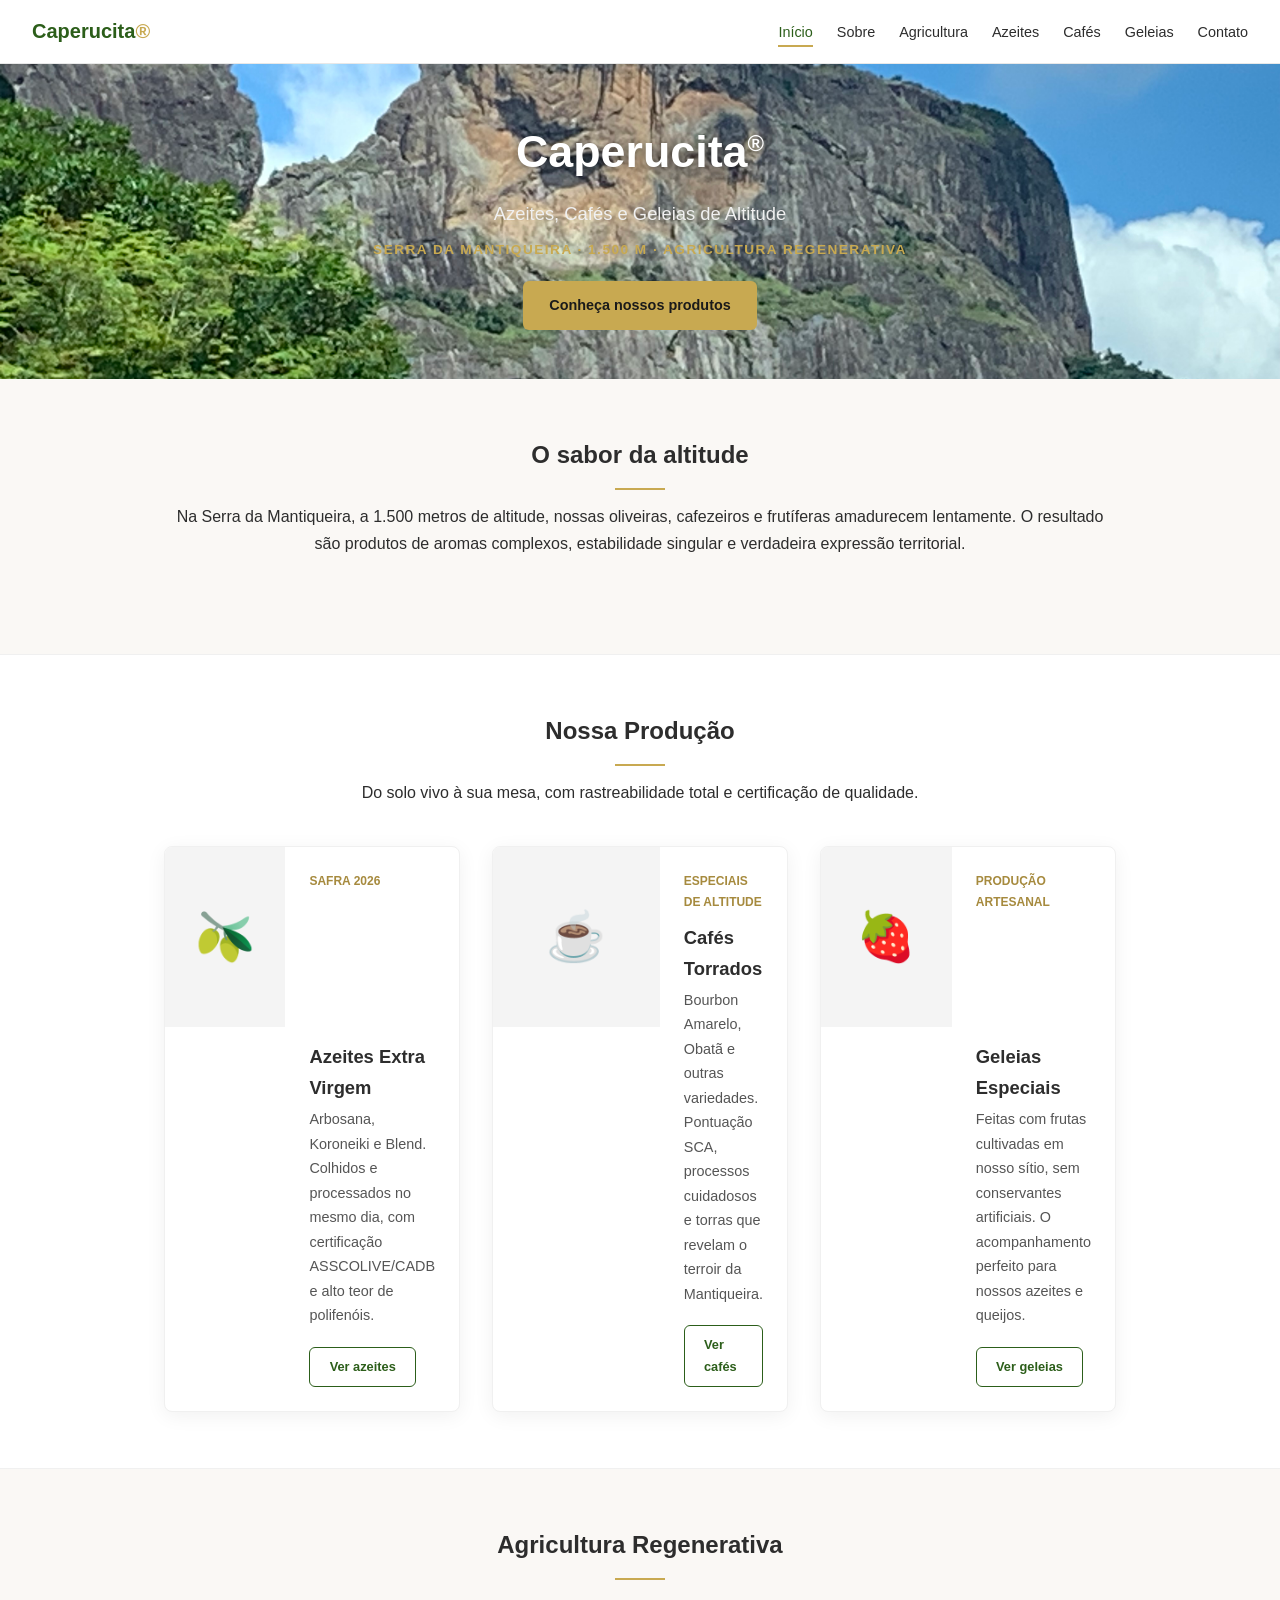
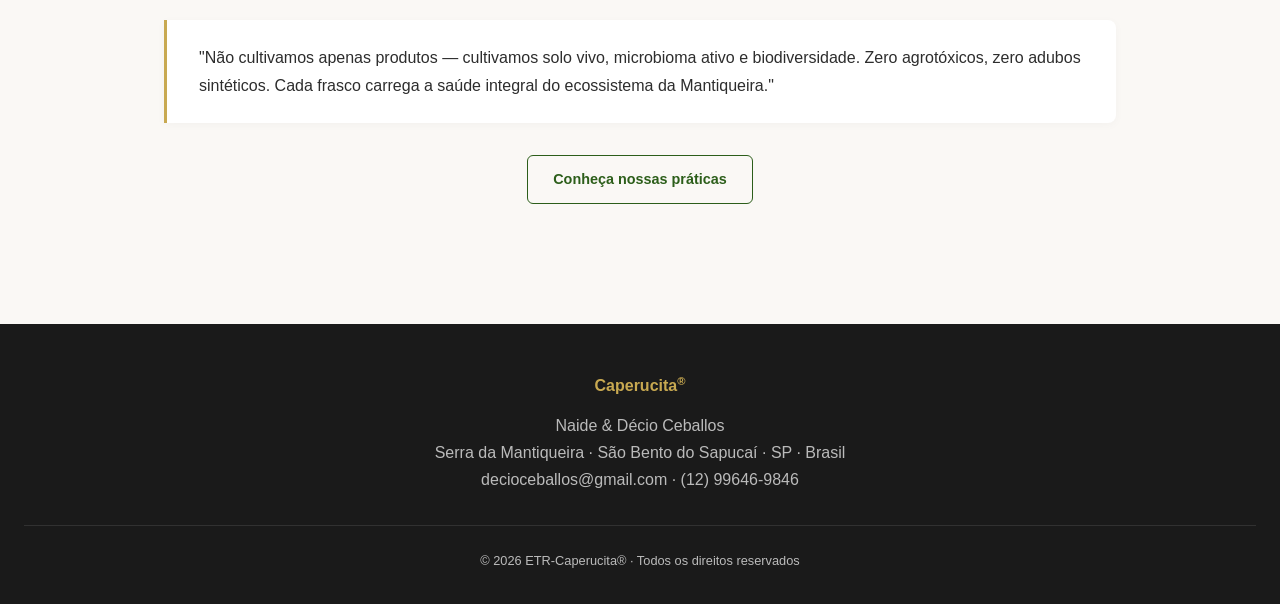
<file: index.html>
<!DOCTYPE html>
<html lang="pt-BR">
<head>
  <meta charset="UTF-8">
  <meta name="viewport" content="width=device-width, initial-scale=1.0">
  <title>Caperucita® — Azeites, Cafés e Geleias de Altitude | Serra da Mantiqueira</title>
  <meta name="description" content="Azeites Extra Virgem, cafés especiais e geleias artesanais produzidos a 1.500m de altitude na Serra da Mantiqueira. Agricultura regenerativa.">
  <link rel="stylesheet" href="style.css">
</head>
<body>

  <!-- ============ NAVEGAÇÃO ============ -->
  <nav class="nav">
    <a href="index.html" class="nav-brand">Caperucita<span>®</span></a>
    <ul class="nav-links">
      <li><a href="index.html" class="ativo">Início</a></li>
      <li><a href="sobre.html">Sobre</a></li>
      <li><a href="agricultura-regenerativa.html">Agricultura</a></li>
      <li><a href="azeite.html">Azeites</a></li>
      <li><a href="cafe.html">Cafés</a></li>
      <li><a href="geleias.html">Geleias</a></li>
      <li><a href="contato.html">Contato</a></li>
    </ul>
  </nav>

  <!-- ============ HERO (Caminho da imagem corrigido para images/) ============ -->
  <header class="hero">
    <img src="images/pedra-do-bau.jpg" alt="Pedra do Baú na Serra da Mantiqueira" class="hero-img">
    
    <div class="hero-content">
      <h1>Caperucita<sup style="font-size:0.5em;">®</sup></h1>
      <p class="subtitulo">Azeites, Cafés e Geleias de Altitude</p>
      <p class="tagline">Serra da Mantiqueira · 1.500 m · Agricultura Regenerativa</p>
      <a href="azeite.html" class="btn btn-primary">Conheça nossos produtos</a>
    </div>
  </header>

  <!-- ============ INTRODUÇÃO ============ -->
  <section class="section">
    <div class="container">
      <div class="section-header">
        <h2>O sabor da altitude</h2>
        <div class="divider"></div>
        <p>
          Na Serra da Mantiqueira, a 1.500 metros de altitude, nossas oliveiras, cafezeiros e frutíferas 
          amadurecem lentamente. O resultado são produtos de aromas complexos, estabilidade singular 
          e verdadeira expressão territorial.
        </p>
      </div>
    </div>
  </section>

  <!-- ============ NOSSOS PRODUTOS ============ -->
  <section class="section section-alt">
    <div class="container">
      <div class="section-header">
        <h2>Nossa Produção</h2>
        <div class="divider"></div>
        <p>Do solo vivo à sua mesa, com rastreabilidade total e certificação de qualidade.</p>
      </div>

      <div class="card-grid">
        <!-- AZEITES -->
        <article class="card">
          <div class="card-img" style="display:flex;align-items:center;justify-content:center;color:var(--verde);font-size:3rem;">🫒</div>
          <div class="card-body">
            <p class="card-subtitle">Safra 2026</p>
            <h3>Azeites Extra Virgem</h3>
            <p>
              Arbosana, Koroneiki e Blend. Colhidos e processados no mesmo dia, 
              com certificação ASSCOLIVE/CADB e alto teor de polifenóis.
            </p>
            <a href="azeite.html" class="btn btn-verde">Ver azeites</a>
          </div>
        </article>

        <!-- CAFÉS -->
        <article class="card">
          <div class="card-img" style="display:flex;align-items:center;justify-content:center;color:var(--verde);font-size:3rem;">☕</div>
          <div class="card-body">
            <p class="card-subtitle">Especiais de Altitude</p>
            <h3>Cafés Torrados</h3>
            <p>
              Bourbon Amarelo, Obatã e outras variedades. Pontuação SCA, 
              processos cuidadosos e torras que revelam o terroir da Mantiqueira.
            </p>
            <a href="cafe.html" class="btn btn-verde">Ver cafés</a>
          </div>
        </article>

        <!-- GELEIAS -->
        <article class="card">
          <div class="card-img" style="display:flex;align-items:center;justify-content:center;color:var(--verde);font-size:3rem;">🍓</div>
          <div class="card-body">
            <p class="card-subtitle">Produção Artesanal</p>
            <h3>Geleias Especiais</h3>
            <p>
              Feitas com frutas cultivadas em nosso sítio, sem conservantes artificiais. 
              O acompanhamento perfeito para nossos azeites e queijos.
            </p>
            <a href="geleias.html" class="btn btn-verde">Ver geleias</a>
          </div>
        </article>
      </div>
    </div>
  </section>

  <!-- ============ AGRICULTURA REGENERATIVA ============ -->
  <section class="section">
    <div class="container">
      <div class="section-header">
        <h2>Agricultura Regenerativa</h2>
        <div class="divider"></div>
      </div>
      <div class="destaque">
        "Não cultivamos apenas produtos — cultivamos solo vivo, microbioma ativo e biodiversidade. 
        Zero agrotóxicos, zero adubos sintéticos. Cada frasco carrega a saúde integral do ecossistema da Mantiqueira."
      </div>
      <div style="text-align:center; margin-top:2rem;">
        <a href="agricultura-regenerativa.html" class="btn btn-verde">Conheça nossas práticas</a>
      </div>
    </div>
  </section>

  <!-- ============ RODAPÉ ============ -->
  <footer class="footer">
    <h4>Caperucita<sup style="font-size:0.7em;">®</sup></h4>
    <p>Naide &amp; Décio Ceballos</p>
    <p>Serra da Mantiqueira · São Bento do Sapucaí · SP · Brasil</p>
    <p>
      <a href="mailto:decioceballos@gmail.com">decioceballos@gmail.com</a> ·
      <a href="tel:+5512996469846">(12) 99646-9846</a>
    </p>
    <div class="footer-bottom">
      &copy; 2026 ETR-Caperucita® · Todos os direitos reservados
    </div>
  </footer>

</body>
</html>
</file>
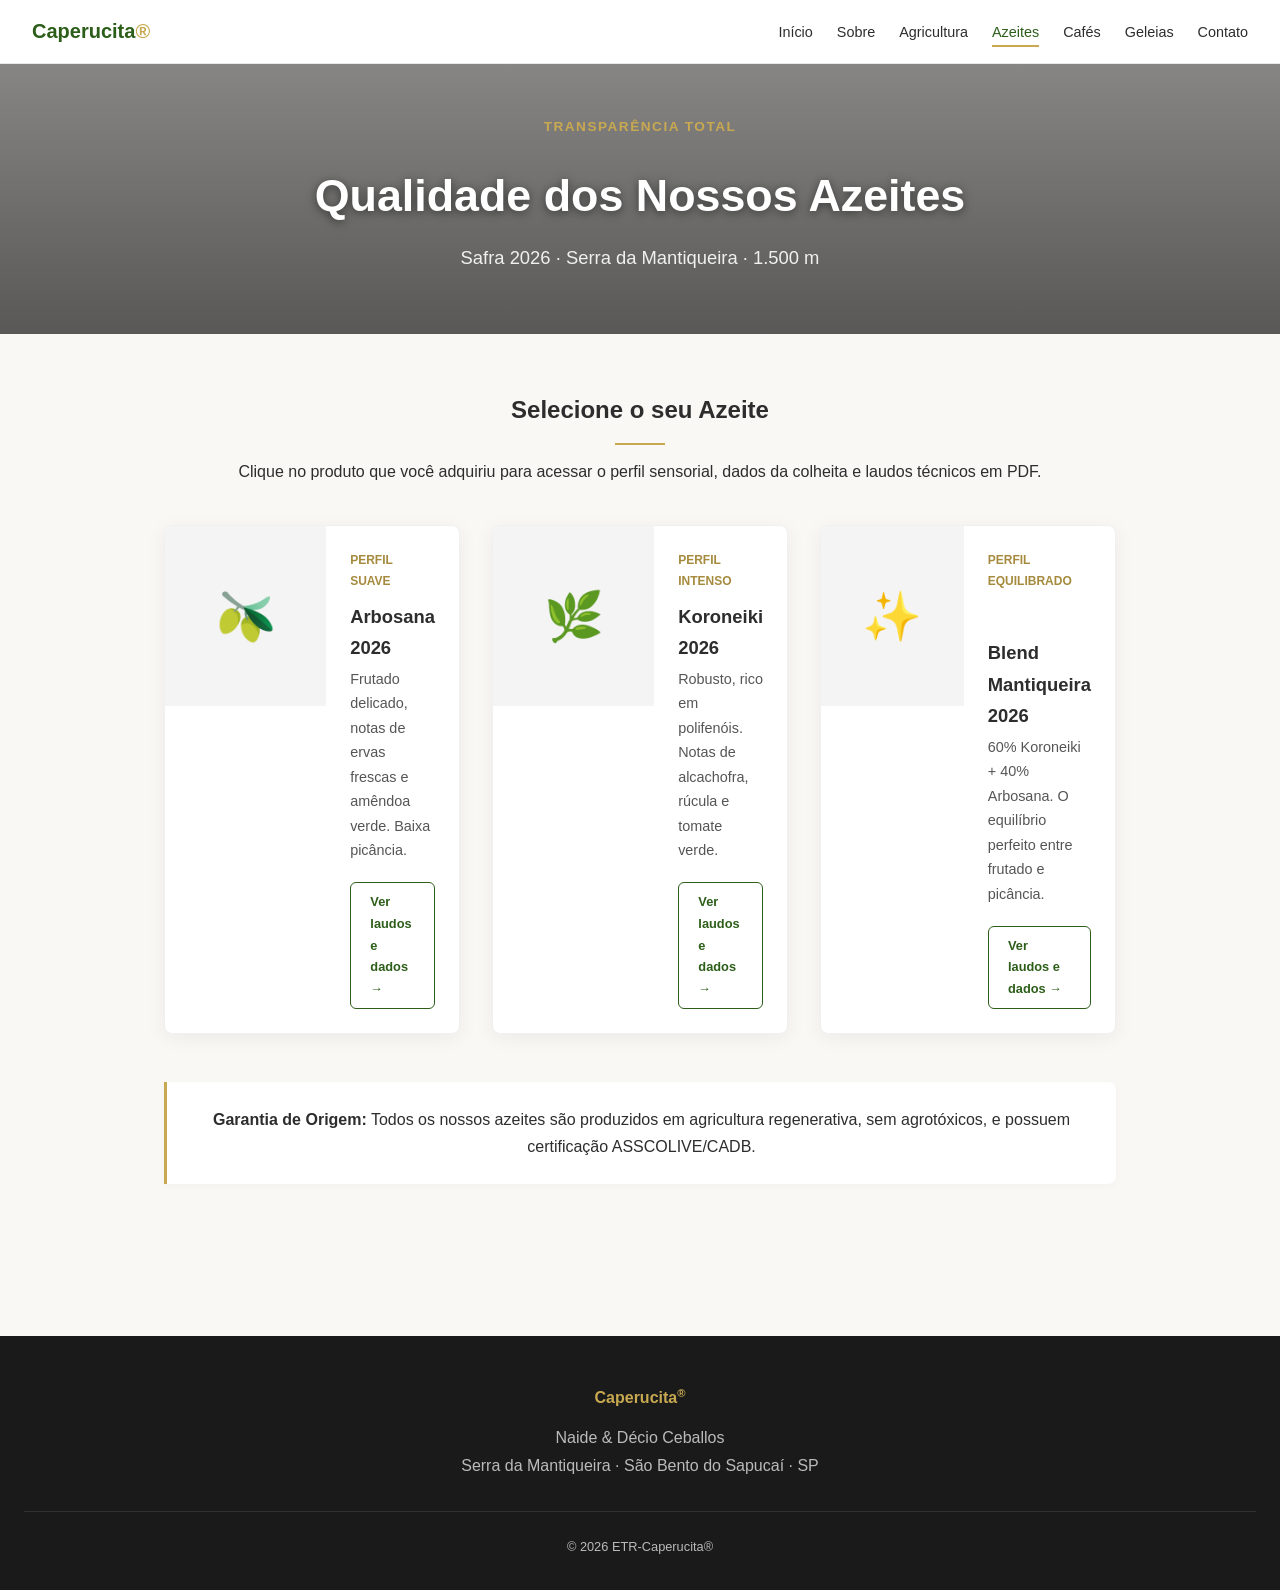
<file: azeite.html>
<!DOCTYPE html>
<html lang="pt-BR">
<head>
  <meta charset="UTF-8">
  <meta name="viewport" content="width=device-width, initial-scale=1.0">
  <title>Qualidade e Rastreabilidade dos Azeites — Caperucita®</title>
  <meta name="description" content="Acesse os laudos técnicos, perfis sensoriais e dados de rastreabilidade dos nossos azeites extra virgem de altitude.">
  <link rel="stylesheet" href="style.css">
</head>
<body>

  <nav class="nav">
    <a href="index.html" class="nav-brand">Caperucita<span>®</span></a>
    <ul class="nav-links">
      <li><a href="index.html">Início</a></li>
      <li><a href="sobre.html">Sobre</a></li>
      <li><a href="agricultura-regenerativa.html">Agricultura</a></li>
      <li><a href="azeite.html" class="ativo">Azeites</a></li>
      <li><a href="cafe.html">Cafés</a></li>
      <li><a href="geleias.html">Geleias</a></li>
      <li><a href="contato.html">Contato</a></li>
    </ul>
  </nav>

  <header class="hero" style="min-height: 30vh; max-height: 350px;">
    <div class="hero-content">
      <p class="tagline">Transparência Total</p>
      <h1>Qualidade dos Nossos Azeites</h1>
      <p class="subtitulo">Safra 2026 · Serra da Mantiqueira · 1.500 m</p>
    </div>
  </header>

  <main>
    <section class="section">
      <div class="container">
        <div class="section-header">
          <h2>Selecione o seu Azeite</h2>
          <div class="divider"></div>
          <p>Clique no produto que você adquiriu para acessar o perfil sensorial, dados da colheita e laudos técnicos em PDF.</p>
        </div>

        <div class="card-grid">
          <!-- ARBOSANA -->
          <article class="card">
            <div class="card-img" style="display:flex;align-items:center;justify-content:center;color:var(--verde);font-size:3rem;">🫒</div>
            <div class="card-body">
              <p class="card-subtitle">Perfil Suave</p>
              <h3>Arbosana 2026</h3>
              <p>Frutado delicado, notas de ervas frescas e amêndoa verde. Baixa picância.</p>
              <a href="azeite-arbosana-2026.html" class="btn btn-verde">Ver laudos e dados →</a>
            </div>
          </article>

          <!-- KORONEIKI -->
          <article class="card">
            <div class="card-img" style="display:flex;align-items:center;justify-content:center;color:var(--verde);font-size:3rem;">🌿</div>
            <div class="card-body">
              <p class="card-subtitle">Perfil Intenso</p>
              <h3>Koroneiki 2026</h3>
              <p>Robusto, rico em polifenóis. Notas de alcachofra, rúcula e tomate verde.</p>
              <a href="azeite-koroneiki-2026.html" class="btn btn-verde">Ver laudos e dados →</a>
            </div>
          </article>

          <!-- BLEND -->
          <article class="card">
            <div class="card-img" style="display:flex;align-items:center;justify-content:center;color:var(--verde);font-size:3rem;">✨</div>
            <div class="card-body">
              <p class="card-subtitle">Perfil Equilibrado</p>
              <h3>Blend Mantiqueira 2026</h3>
              <p>60% Koroneiki + 40% Arbosana. O equilíbrio perfeito entre frutado e picância.</p>
              <a href="azeite-blend-2026.html" class="btn btn-verde">Ver laudos e dados →</a>
            </div>
          </article>
        </div>

        <div class="destaque" style="margin-top: 3rem; text-align: center;">
          <strong>Garantia de Origem:</strong> Todos os nossos azeites são produzidos em agricultura regenerativa, sem agrotóxicos, e possuem certificação ASSCOLIVE/CADB.
        </div>
      </div>
    </section>
  </main>

  <footer class="footer">
    <h4>Caperucita<sup style="font-size:0.7em;">®</sup></h4>
    <p>Naide &amp; Décio Ceballos</p>
    <p>Serra da Mantiqueira · São Bento do Sapucaí · SP</p>
    <div class="footer-bottom">&copy; 2026 ETR-Caperucita®</div>
  </footer>

</body>
</html>
</file>
<file: style.css>
/* =============================================
   ETR-Caperucita® — style.css (Versão Final Estável)
   ============================================= */

:root {
  --verde: #2c5e1a;
  --verde-escuro: #1a3d10;
  --dourado: #c8a951;
  --dourado-escuro: #a68a3e;
  --bg: #faf8f5;
  --branco: #ffffff;
  --texto: #2d2d2d;
  --texto-claro: #555555;
  --sombra: 0 4px 20px rgba(0,0,0,0.06);
  --radius: 8px;
}

*, *::before, *::after { margin: 0; padding: 0; box-sizing: border-box; }
html { scroll-behavior: smooth; }

body {
  font-family: -apple-system, BlinkMacSystemFont, "Segoe UI", Roboto, Arial, sans-serif;
  background-color: var(--bg);
  color: var(--texto);
  line-height: 1.7;
  font-size: 16px;
}

img { max-width: 100%; height: auto; display: block; }

/* HEADER / NAVEGAÇÃO */
.nav {
  background: var(--branco);
  border-bottom: 1px solid #e8e8e8;
  padding: 0.9rem 2rem;
  display: flex;
  align-items: center;
  justify-content: space-between;
  flex-wrap: wrap;
  gap: 1rem;
  position: sticky;
  top: 0;
  z-index: 1000;
}

.nav-brand {
  font-size: 1.25rem;
  font-weight: 800;
  color: var(--verde);
  text-decoration: none;
}
.nav-brand span { color: var(--dourado); }

.nav-links { display: flex; list-style: none; gap: 1.5rem; flex-wrap: wrap; }
.nav-links a {
  color: var(--texto);
  text-decoration: none;
  font-weight: 500;
  font-size: 0.9rem;
  padding: 0.3rem 0;
  border-bottom: 2px solid transparent;
  transition: all 0.3s ease;
}
.nav-links a:hover, .nav-links a.ativo {
  color: var(--verde);
  border-bottom-color: var(--dourado);
}

/* HERO / BANNER (CONTROLADO PARA NÃO FICAR GIGANTE) */
.hero {
  position: relative;
  width: 100%;
  min-height: 35vh; 
  max-height: 400px; /* LIMITE RIGOROSO DE ALTURA */
  display: flex;
  align-items: center;
  justify-content: center;
  text-align: center;
  color: var(--branco);
  background: linear-gradient(to bottom, rgba(20, 20, 20, 0.5), rgba(20, 20, 20, 0.7));
  overflow: hidden;
}

.hero-img {
  position: absolute;
  inset: 0;
  width: 100%;
  height: 100%;
  object-fit: cover; /* GARANTE QUE A IMAGEM PREENCHA SEM DISTORCER */
  object-position: center 30%;
  z-index: 1;
}

.hero-content {
  position: relative;
  z-index: 2;
  padding: 2rem 1.5rem;
  max-width: 700px;
}

.hero-content h1 {
  color: var(--branco);
  font-size: clamp(1.8rem, 4vw, 2.8rem);
  text-shadow: 0 2px 10px rgba(0,0,0,0.5);
  margin-bottom: 0.2em;
}

.hero-content .subtitulo {
  font-size: clamp(1rem, 2vw, 1.15rem);
  color: #f0f0f0;
  margin-bottom: 0.5em;
}

.hero-content .tagline {
  font-size: 0.85rem;
  letter-spacing: 1.5px;
  text-transform: uppercase;
  color: var(--dourado);
  margin-bottom: 1.2rem;
  font-weight: 600;
}

/* BOTÕES */
.btn {
  display: inline-block;
  padding: 0.7rem 1.6rem;
  border-radius: 6px;
  font-weight: 600;
  font-size: 0.9rem;
  text-decoration: none;
  transition: all 0.3s ease;
  border: 1px solid transparent;
}
.btn-primary { background: var(--dourado); color: #1a1a1a; }
.btn-primary:hover { background: var(--dourado-escuro); color: var(--branco); }
.btn-verde { background: transparent; color: var(--verde); border-color: var(--verde); }
.btn-verde:hover { background: var(--verde); color: var(--branco); }

/* SEÇÕES E CARDS */
.container { max-width: 1000px; margin: 0 auto; padding: 0 1.5rem; }
.section { padding: 3.5rem 0; }
.section-alt { background: var(--branco); border-top: 1px solid #f0f0f0; border-bottom: 1px solid #f0f0f0; }
.section-header { text-align: center; margin-bottom: 2.5rem; }
.divider { width: 50px; height: 2px; background: var(--dourado); margin: 0.8rem auto; }

.card-grid { display: grid; grid-template-columns: repeat(auto-fit, minmax(280px, 1fr)); gap: 2rem; }
.card {
  background: var(--branco);
  border-radius: var(--radius);
  overflow: hidden;
  box-shadow: var(--sombra);
  border: 1px solid #f0f0f0;
  display: flex;
  flex-direction: a column;
}
.card:hover { transform: translateY(-3px); border-color: var(--dourado); }
.card-img { width: 100%; height: 180px; background: #f4f4f4; display: flex; align-items: center; justify-content: center; }
.card-body { padding: 1.5rem; flex: 1; display: flex; flex-direction: column; }
.card-body h3 { color: var(--texto); font-size: 1.15rem; margin-bottom: 0.2em; }
.card-body .card-subtitle { color: var(--dourado-escuro); font-size: 0.75rem; font-weight: 700; text-transform: uppercase; margin-bottom: 0.8em; }
.card-body p { color: var(--texto-claro); font-size: 0.9rem; flex: 1; }
.card-body .btn { margin-top: 1.2rem; align-self: flex-start; padding: 0.5rem 1.2rem; font-size: 0.8rem; }

.destaque {
  background: var(--branco);
  border-left: 3px solid var(--dourado);
  padding: 1.5rem 2rem;
  border-radius: 0 var(--radius) var(--radius) 0;
  margin: 2rem 0;
  color: var(--texto);
  box-shadow: 0 2px 10px rgba(0,0,0,0.03);
}

/* RODAPÉ */
.footer { background: #1a1a1a; color: rgba(255,255,255,0.7); padding: 3rem 1.5rem 2rem; text-align: center; margin-top: 4rem; }
.footer h4 { color: var(--dourado); margin-bottom: 0.8rem; }
.footer a { color: rgba(255,255,255,0.7); text-decoration: none; }
.footer a:hover { color: var(--dourado); }
.footer-bottom { margin-top: 2rem; padding-top: 1.5rem; border-top: 1px solid rgba(255,255,255,0.1); font-size: 0.8rem; }

/* RESPONSIVO */
@media (max-width: 768px) {
  .nav { flex-direction: column; text-align: center; padding: 0.8rem 1rem; }
  .nav-links { justify-content: center; gap: 0.8rem 1.2rem; }
  .hero { min-height: 30vh; max-height: 350px; }
}
</file>
